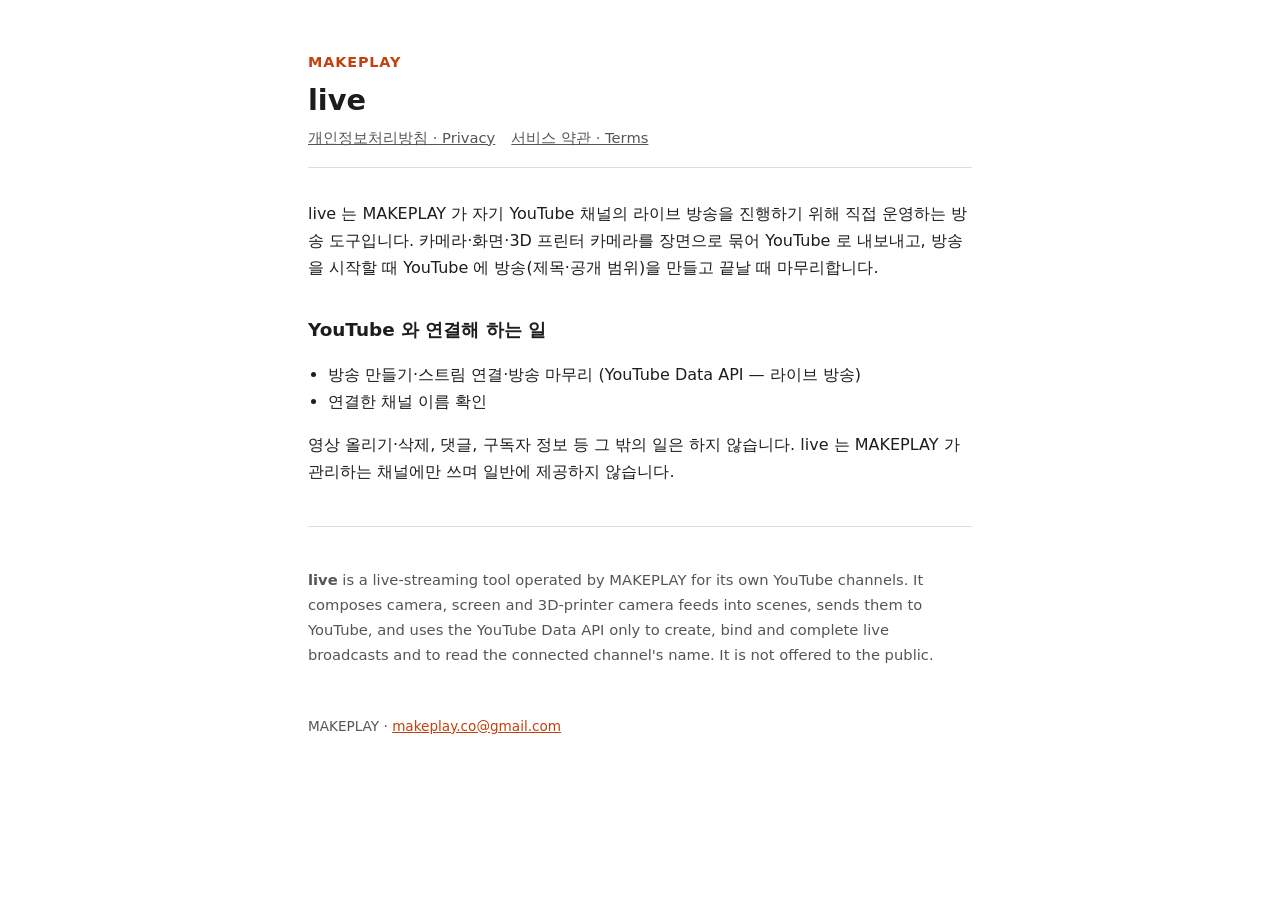
<file: index.html>
<!DOCTYPE html>
<html lang="ko">
<head>
<meta charset="utf-8">
<meta name="viewport" content="width=device-width, initial-scale=1">
<title>live — MAKEPLAY</title>
<meta name="description" content="live: MAKEPLAY 의 YouTube 라이브 방송 도구">
<link rel="stylesheet" href="style.css">
</head>
<body>
<main>
<header>
  <a class="brand" href="./">MAKEPLAY</a>
  <h1>live</h1>
  <nav><a href="privacy.html">개인정보처리방침 · Privacy</a><a href="terms.html">서비스 약관 · Terms</a></nav>
</header>

<p>live 는 MAKEPLAY 가 자기 YouTube 채널의 라이브 방송을 진행하기 위해 직접 운영하는 방송 도구입니다. 카메라·화면·3D 프린터 카메라를 장면으로 묶어 YouTube 로 내보내고, 방송을 시작할 때 YouTube 에 방송(제목·공개 범위)을 만들고 끝날 때 마무리합니다.</p>

<h2>YouTube 와 연결해 하는 일</h2>
<ul>
  <li>방송 만들기·스트림 연결·방송 마무리 (YouTube Data API — 라이브 방송)</li>
  <li>연결한 채널 이름 확인</li>
</ul>
<p>영상 올리기·삭제, 댓글, 구독자 정보 등 그 밖의 일은 하지 않습니다. live 는 MAKEPLAY 가 관리하는 채널에만 쓰며 일반에 제공하지 않습니다.</p>

<hr>
<p lang="en" class="muted"><b>live</b> is a live-streaming tool operated by MAKEPLAY for its own YouTube channels. It composes camera, screen and 3D-printer camera feeds into scenes, sends them to YouTube, and uses the YouTube Data API only to create, bind and complete live broadcasts and to read the connected channel's name. It is not offered to the public.</p>

<footer>MAKEPLAY · <a href="mailto:makeplay.co@gmail.com">makeplay.co@gmail.com</a></footer>
</main>
</body>
</html>
</file>
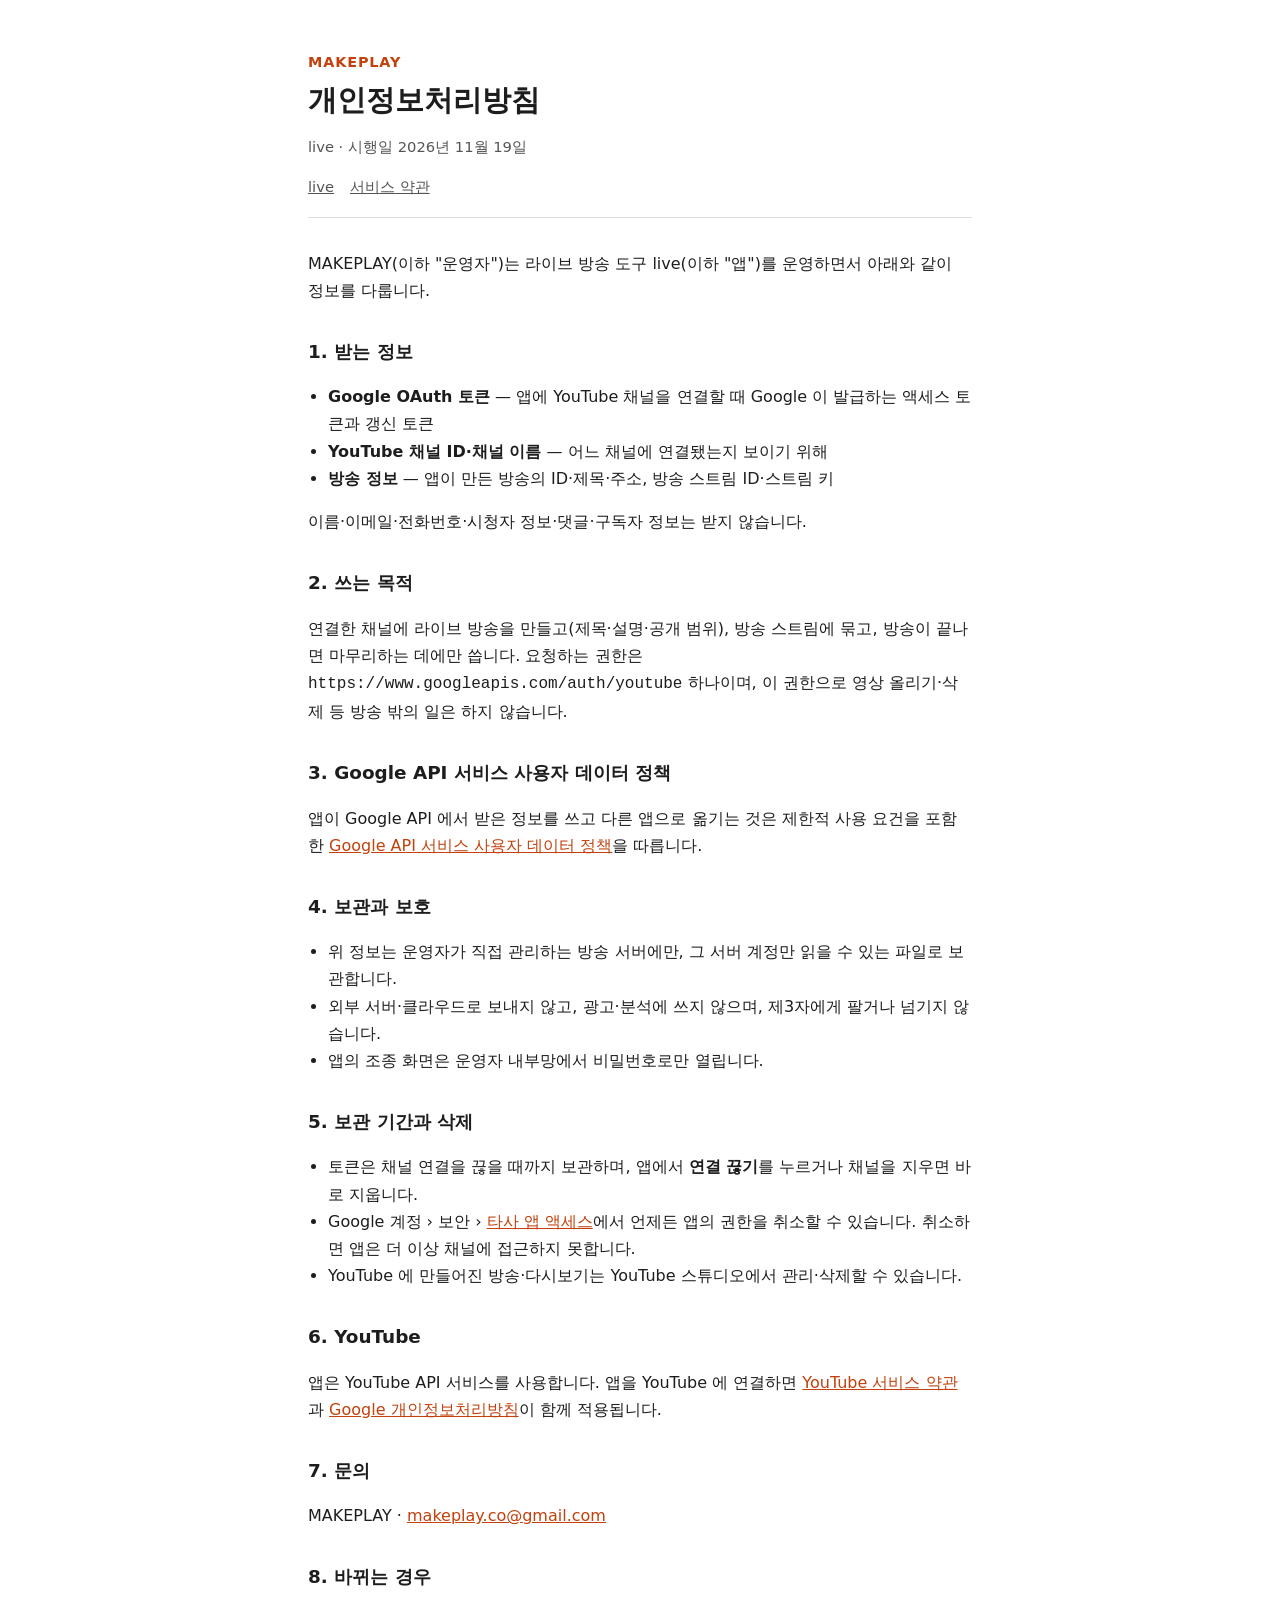
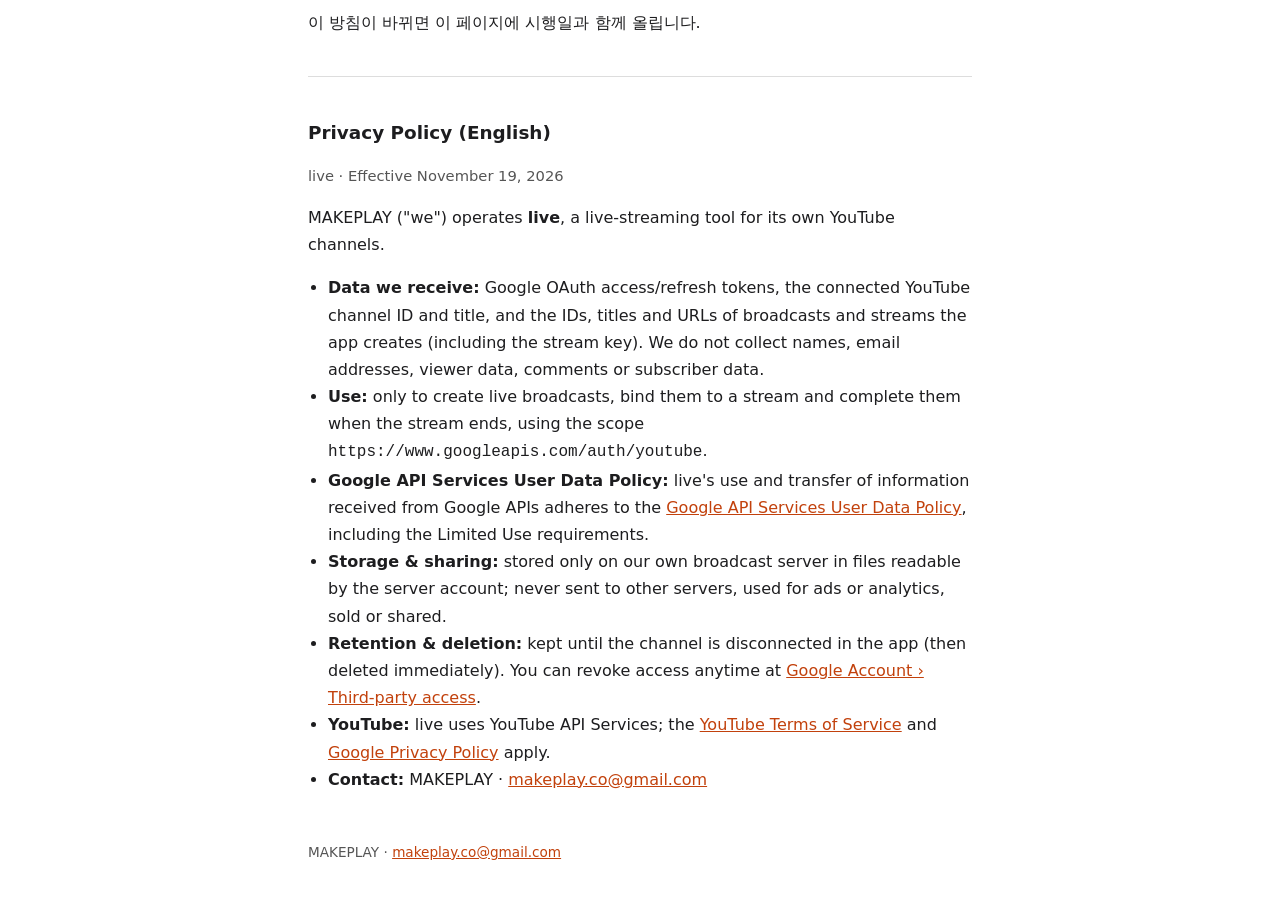
<file: privacy.html>
<!DOCTYPE html>
<html lang="ko">
<head>
<meta charset="utf-8">
<meta name="viewport" content="width=device-width, initial-scale=1">
<title>개인정보처리방침 — live (MAKEPLAY)</title>
<link rel="stylesheet" href="style.css">
</head>
<body>
<main>
<header>
  <a class="brand" href="./">MAKEPLAY</a>
  <h1>개인정보처리방침</h1>
  <p class="muted">live · 시행일 2026년 11월 19일</p>
  <nav><a href="./">live</a><a href="terms.html">서비스 약관</a></nav>
</header>

<p>MAKEPLAY(이하 "운영자")는 라이브 방송 도구 live(이하 "앱")를 운영하면서 아래와 같이 정보를 다룹니다.</p>

<h2>1. 받는 정보</h2>
<ul>
  <li><b>Google OAuth 토큰</b> — 앱에 YouTube 채널을 연결할 때 Google 이 발급하는 액세스 토큰과 갱신 토큰</li>
  <li><b>YouTube 채널 ID·채널 이름</b> — 어느 채널에 연결됐는지 보이기 위해</li>
  <li><b>방송 정보</b> — 앱이 만든 방송의 ID·제목·주소, 방송 스트림 ID·스트림 키</li>
</ul>
<p>이름·이메일·전화번호·시청자 정보·댓글·구독자 정보는 받지 않습니다.</p>

<h2>2. 쓰는 목적</h2>
<p>연결한 채널에 라이브 방송을 만들고(제목·설명·공개 범위), 방송 스트림에 묶고, 방송이 끝나면 마무리하는 데에만 씁니다. 요청하는 권한은 <code>https://www.googleapis.com/auth/youtube</code> 하나이며, 이 권한으로 영상 올리기·삭제 등 방송 밖의 일은 하지 않습니다.</p>

<h2>3. Google API 서비스 사용자 데이터 정책</h2>
<p>앱이 Google API 에서 받은 정보를 쓰고 다른 앱으로 옮기는 것은 제한적 사용 요건을 포함한 <a href="https://developers.google.com/terms/api-services-user-data-policy">Google API 서비스 사용자 데이터 정책</a>을 따릅니다.</p>

<h2>4. 보관과 보호</h2>
<ul>
  <li>위 정보는 운영자가 직접 관리하는 방송 서버에만, 그 서버 계정만 읽을 수 있는 파일로 보관합니다.</li>
  <li>외부 서버·클라우드로 보내지 않고, 광고·분석에 쓰지 않으며, 제3자에게 팔거나 넘기지 않습니다.</li>
  <li>앱의 조종 화면은 운영자 내부망에서 비밀번호로만 열립니다.</li>
</ul>

<h2>5. 보관 기간과 삭제</h2>
<ul>
  <li>토큰은 채널 연결을 끊을 때까지 보관하며, 앱에서 <b>연결 끊기</b>를 누르거나 채널을 지우면 바로 지웁니다.</li>
  <li>Google 계정 › 보안 › <a href="https://myaccount.google.com/permissions">타사 앱 액세스</a>에서 언제든 앱의 권한을 취소할 수 있습니다. 취소하면 앱은 더 이상 채널에 접근하지 못합니다.</li>
  <li>YouTube 에 만들어진 방송·다시보기는 YouTube 스튜디오에서 관리·삭제할 수 있습니다.</li>
</ul>

<h2>6. YouTube</h2>
<p>앱은 YouTube API 서비스를 사용합니다. 앱을 YouTube 에 연결하면 <a href="https://www.youtube.com/t/terms">YouTube 서비스 약관</a>과 <a href="https://policies.google.com/privacy">Google 개인정보처리방침</a>이 함께 적용됩니다.</p>

<h2>7. 문의</h2>
<p>MAKEPLAY · <a href="mailto:makeplay.co@gmail.com">makeplay.co@gmail.com</a></p>

<h2>8. 바뀌는 경우</h2>
<p>이 방침이 바뀌면 이 페이지에 시행일과 함께 올립니다.</p>

<hr>
<section lang="en">
<h2>Privacy Policy (English)</h2>
<p class="muted">live · Effective November 19, 2026</p>
<p>MAKEPLAY ("we") operates <b>live</b>, a live-streaming tool for its own YouTube channels.</p>
<ul>
  <li><b>Data we receive:</b> Google OAuth access/refresh tokens, the connected YouTube channel ID and title, and the IDs, titles and URLs of broadcasts and streams the app creates (including the stream key). We do not collect names, email addresses, viewer data, comments or subscriber data.</li>
  <li><b>Use:</b> only to create live broadcasts, bind them to a stream and complete them when the stream ends, using the scope <code>https://www.googleapis.com/auth/youtube</code>.</li>
  <li><b>Google API Services User Data Policy:</b> live's use and transfer of information received from Google APIs adheres to the <a href="https://developers.google.com/terms/api-services-user-data-policy">Google API Services User Data Policy</a>, including the Limited Use requirements.</li>
  <li><b>Storage &amp; sharing:</b> stored only on our own broadcast server in files readable by the server account; never sent to other servers, used for ads or analytics, sold or shared.</li>
  <li><b>Retention &amp; deletion:</b> kept until the channel is disconnected in the app (then deleted immediately). You can revoke access anytime at <a href="https://myaccount.google.com/permissions">Google Account › Third-party access</a>.</li>
  <li><b>YouTube:</b> live uses YouTube API Services; the <a href="https://www.youtube.com/t/terms">YouTube Terms of Service</a> and <a href="https://policies.google.com/privacy">Google Privacy Policy</a> apply.</li>
  <li><b>Contact:</b> MAKEPLAY · <a href="mailto:makeplay.co@gmail.com">makeplay.co@gmail.com</a></li>
</ul>
</section>

<footer>MAKEPLAY · <a href="mailto:makeplay.co@gmail.com">makeplay.co@gmail.com</a></footer>
</main>
</body>
</html>
</file>
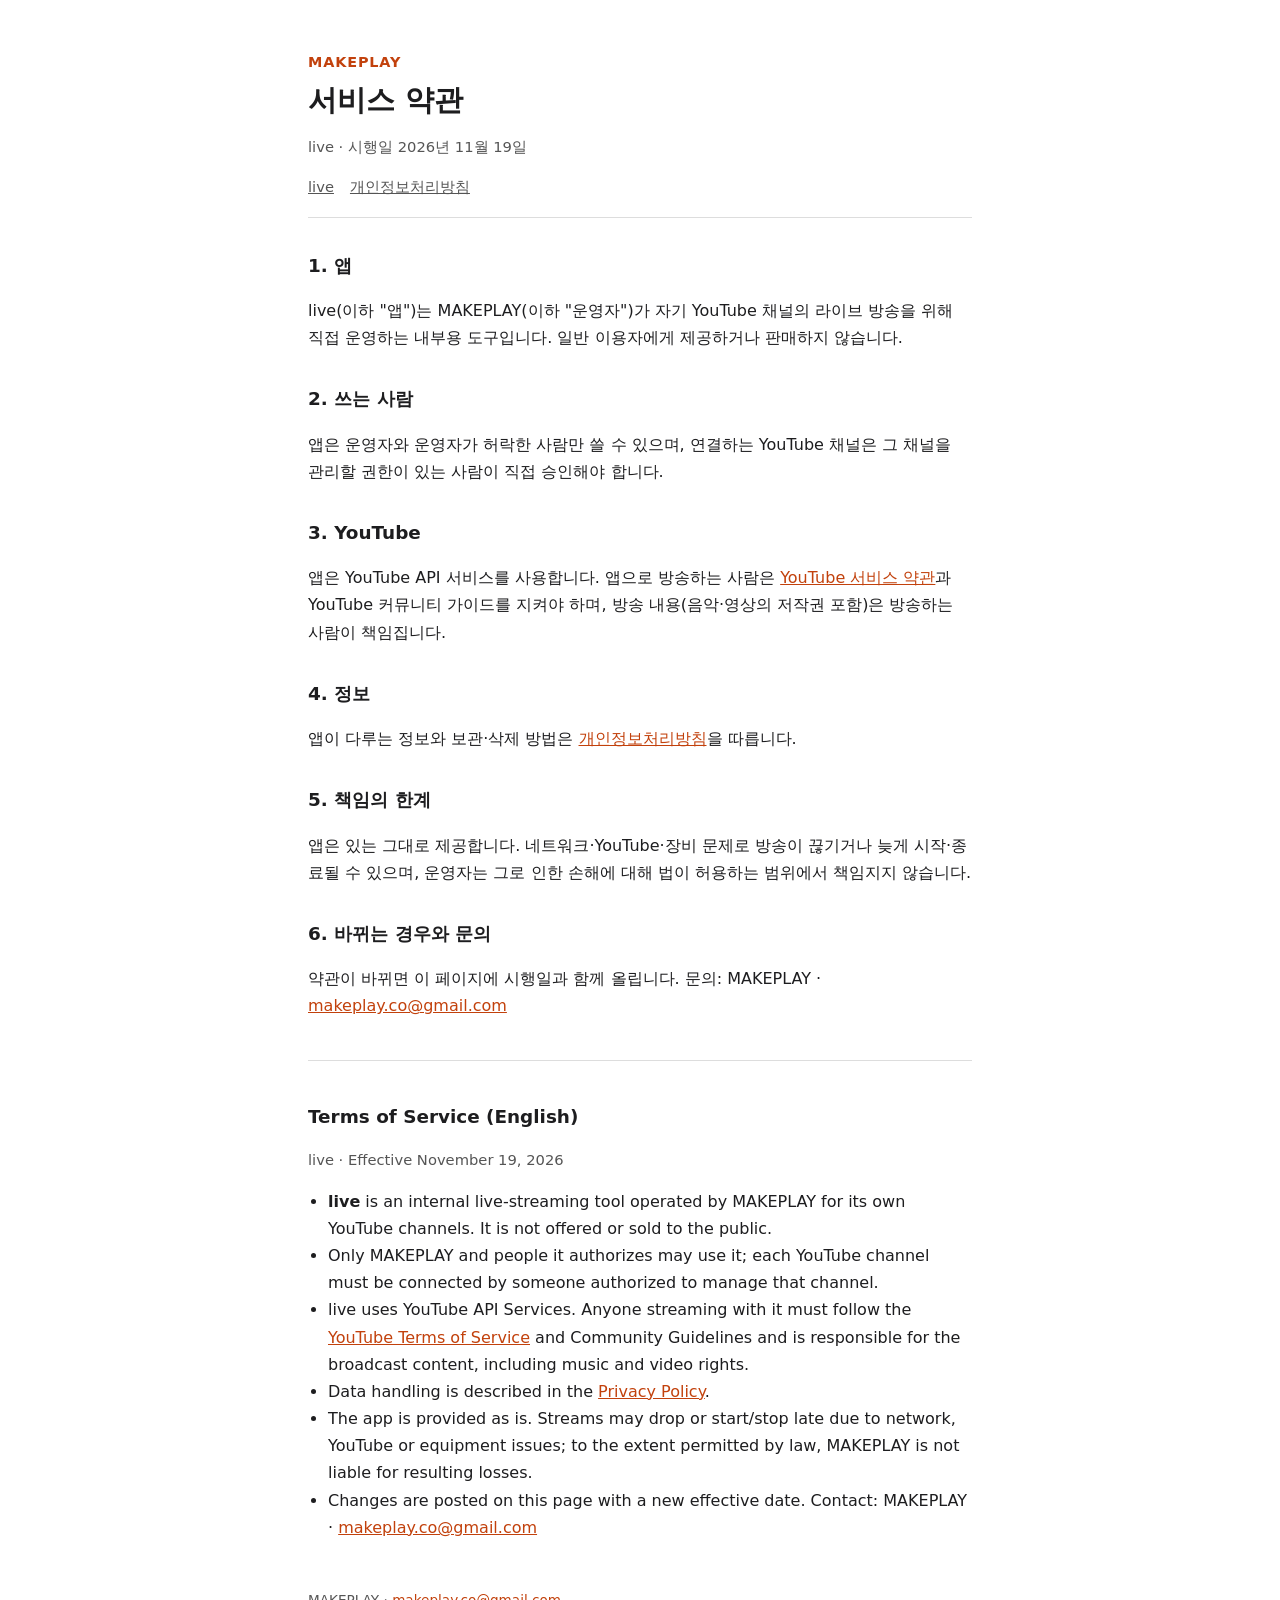
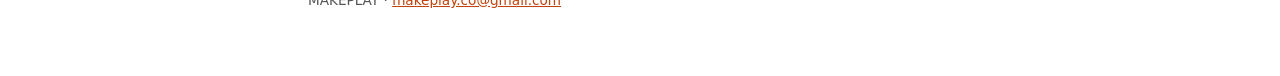
<file: terms.html>
<!DOCTYPE html>
<html lang="ko">
<head>
<meta charset="utf-8">
<meta name="viewport" content="width=device-width, initial-scale=1">
<title>서비스 약관 — live (MAKEPLAY)</title>
<link rel="stylesheet" href="style.css">
</head>
<body>
<main>
<header>
  <a class="brand" href="./">MAKEPLAY</a>
  <h1>서비스 약관</h1>
  <p class="muted">live · 시행일 2026년 11월 19일</p>
  <nav><a href="./">live</a><a href="privacy.html">개인정보처리방침</a></nav>
</header>

<h2>1. 앱</h2>
<p>live(이하 "앱")는 MAKEPLAY(이하 "운영자")가 자기 YouTube 채널의 라이브 방송을 위해 직접 운영하는 내부용 도구입니다. 일반 이용자에게 제공하거나 판매하지 않습니다.</p>

<h2>2. 쓰는 사람</h2>
<p>앱은 운영자와 운영자가 허락한 사람만 쓸 수 있으며, 연결하는 YouTube 채널은 그 채널을 관리할 권한이 있는 사람이 직접 승인해야 합니다.</p>

<h2>3. YouTube</h2>
<p>앱은 YouTube API 서비스를 사용합니다. 앱으로 방송하는 사람은 <a href="https://www.youtube.com/t/terms">YouTube 서비스 약관</a>과 YouTube 커뮤니티 가이드를 지켜야 하며, 방송 내용(음악·영상의 저작권 포함)은 방송하는 사람이 책임집니다.</p>

<h2>4. 정보</h2>
<p>앱이 다루는 정보와 보관·삭제 방법은 <a href="privacy.html">개인정보처리방침</a>을 따릅니다.</p>

<h2>5. 책임의 한계</h2>
<p>앱은 있는 그대로 제공합니다. 네트워크·YouTube·장비 문제로 방송이 끊기거나 늦게 시작·종료될 수 있으며, 운영자는 그로 인한 손해에 대해 법이 허용하는 범위에서 책임지지 않습니다.</p>

<h2>6. 바뀌는 경우와 문의</h2>
<p>약관이 바뀌면 이 페이지에 시행일과 함께 올립니다. 문의: MAKEPLAY · <a href="mailto:makeplay.co@gmail.com">makeplay.co@gmail.com</a></p>

<hr>
<section lang="en">
<h2>Terms of Service (English)</h2>
<p class="muted">live · Effective November 19, 2026</p>
<ul>
  <li><b>live</b> is an internal live-streaming tool operated by MAKEPLAY for its own YouTube channels. It is not offered or sold to the public.</li>
  <li>Only MAKEPLAY and people it authorizes may use it; each YouTube channel must be connected by someone authorized to manage that channel.</li>
  <li>live uses YouTube API Services. Anyone streaming with it must follow the <a href="https://www.youtube.com/t/terms">YouTube Terms of Service</a> and Community Guidelines and is responsible for the broadcast content, including music and video rights.</li>
  <li>Data handling is described in the <a href="privacy.html">Privacy Policy</a>.</li>
  <li>The app is provided as is. Streams may drop or start/stop late due to network, YouTube or equipment issues; to the extent permitted by law, MAKEPLAY is not liable for resulting losses.</li>
  <li>Changes are posted on this page with a new effective date. Contact: MAKEPLAY · <a href="mailto:makeplay.co@gmail.com">makeplay.co@gmail.com</a></li>
</ul>
</section>

<footer>MAKEPLAY · <a href="mailto:makeplay.co@gmail.com">makeplay.co@gmail.com</a></footer>
</main>
</body>
</html>
</file>
<file: style.css>
:root { color-scheme: light dark; --ink: #1d1d1f; --ink2: #555; --line: #ddd; --bg: #fff; --accent: #c2410c; }
@media (prefers-color-scheme: dark) { :root { --ink: #ececec; --ink2: #aaa; --line: #333; --bg: #141414; --accent: #fb923c; } }
* { box-sizing: border-box; }
body { margin: 0; background: var(--bg); color: var(--ink); font: 16px/1.7 system-ui, "Apple SD Gothic Neo", "Malgun Gothic", sans-serif; }
main { max-width: 44rem; margin: 0 auto; padding: 3rem 1.25rem 4rem; }
header { border-bottom: 1px solid var(--line); padding-bottom: 1rem; margin-bottom: 2rem; }
.brand { font-weight: 800; letter-spacing: .06em; font-size: .9rem; color: var(--accent); text-decoration: none; }
h1 { font-size: 1.8rem; line-height: 1.3; margin: .4rem 0 .3rem; }
h2 { font-size: 1.15rem; margin: 2rem 0 .5rem; }
p, li { color: var(--ink); }
.muted { color: var(--ink2); font-size: .92rem; }
nav a { color: var(--ink2); margin-right: 1rem; font-size: .92rem; }
a { color: var(--accent); }
ul { padding-left: 1.25rem; }
hr { border: 0; border-top: 1px solid var(--line); margin: 2.5rem 0; }
footer { margin-top: 3rem; color: var(--ink2); font-size: .85rem; }
</file>
